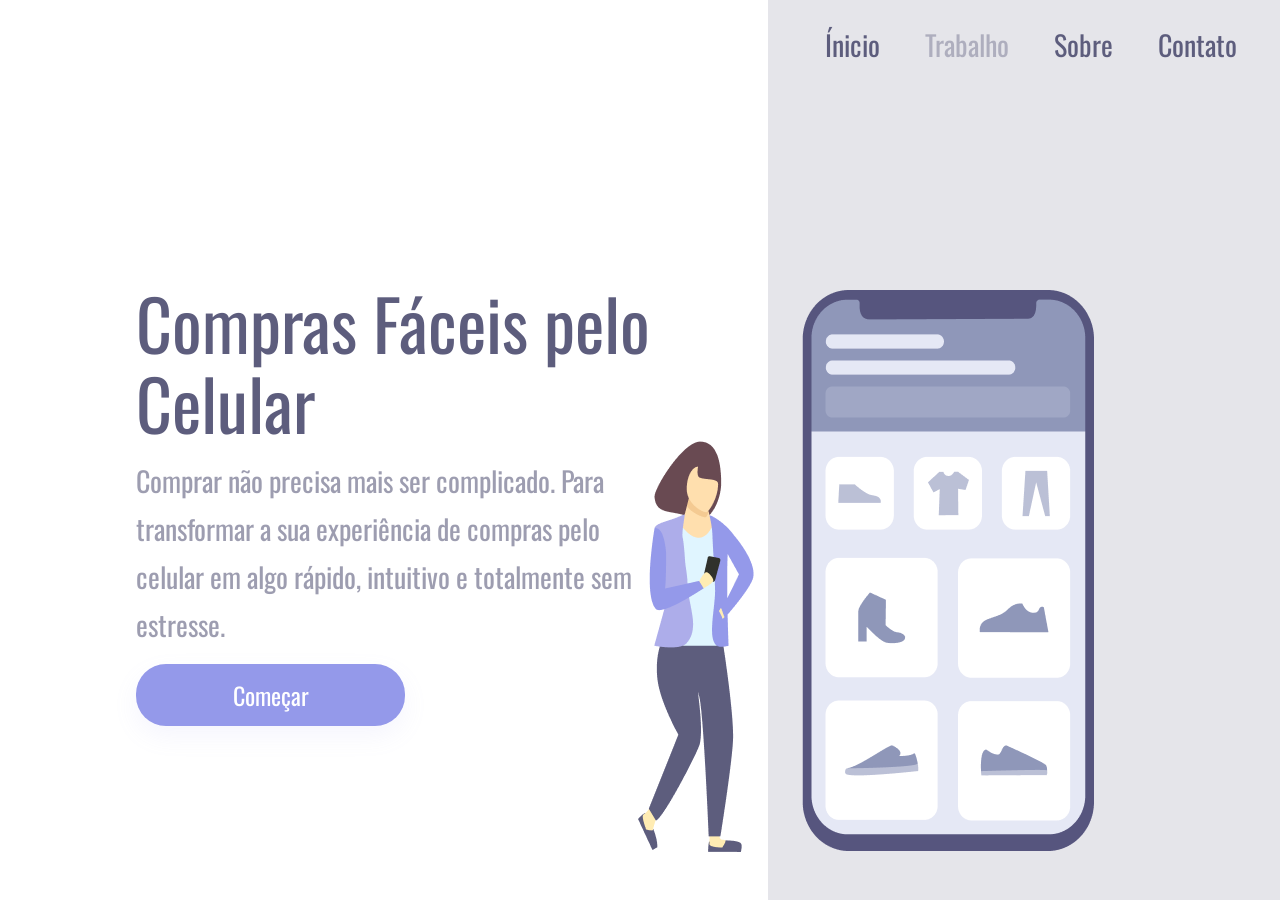
<file: index.html>
<!DOCTYPE html>
<html lang="pt-BR">
<head>
    <meta charset="UTF-8">
    <meta name="viewport" content="width=device-width, initial-scale=1.0">
    <link rel="stylesheet" href="./style.css">
    <link rel="preconnect" href="https://fonts.googleapis.com">
    <link rel="preconnect" href="https://fonts.gstatic.com" crossorigin>
    <link href="https://fonts.googleapis.com/css2?family=Oswald:wght@200..700&display=swap" rel="stylesheet">
    <title>Projeto CSS</title>
</head>
<body>
    <div class="container">
        <section class="container-left">
            <h1>Compras Fáceis pelo Celular</h1>
            <p>Comprar não precisa mais ser complicado. Para transformar a sua experiência de compras pelo celular em algo rápido, intuitivo e totalmente sem estresse.</p>
            <button>Começar</button>
        </section>
        <section class="container-right">
            <header>
                <a>Ínicio</a>
                <a class="cor-diferente">Trabalho</a>
                <a>Sobre</a>
                <a>Contato</a>
                </header>
        <img src="./img/Illustration-3.png" alt="logo-image">


        </section>
    </div>



    
</body>
</html>
</file>
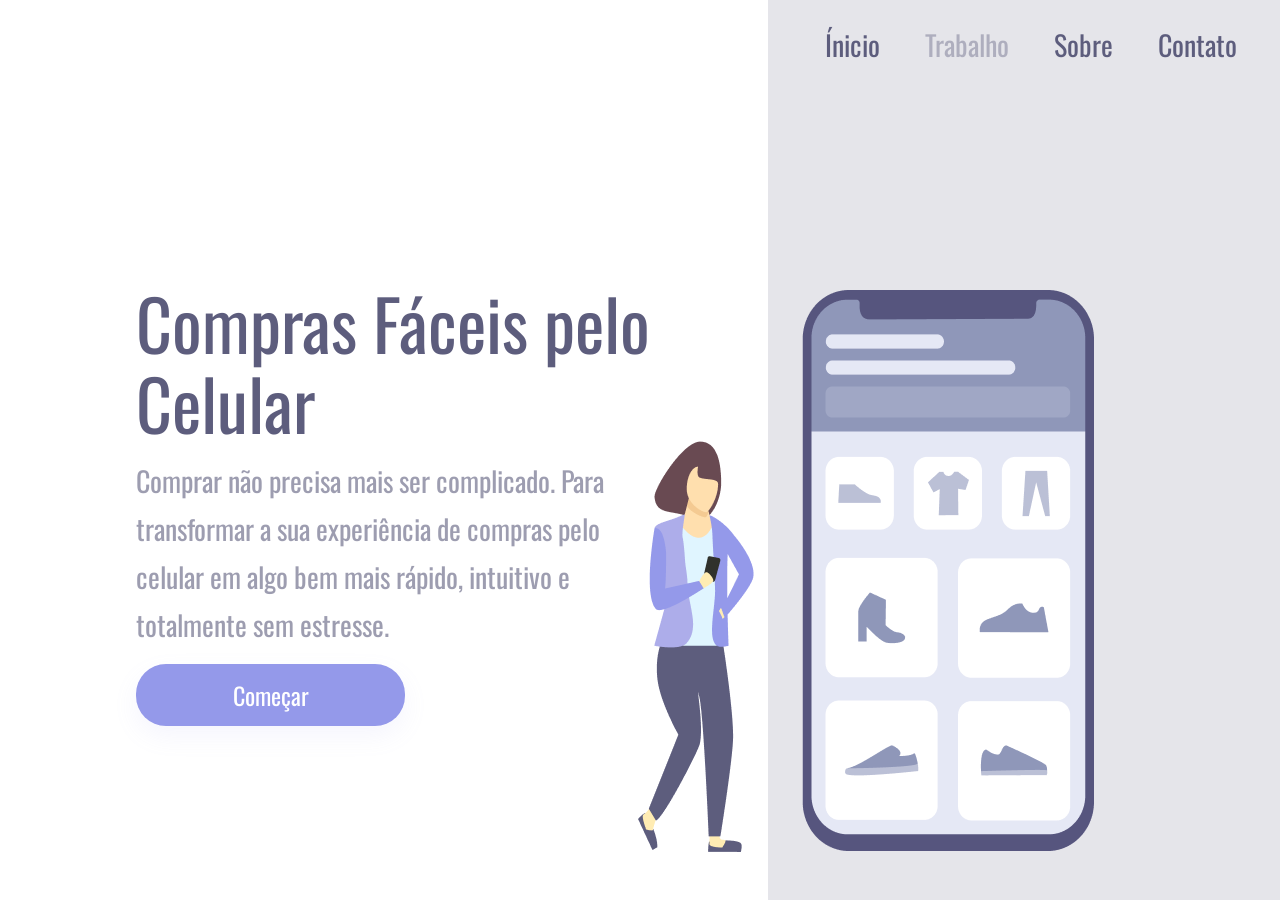
<file: Projeto CSS Intermediário/index.html>
<!DOCTYPE html>
<html lang="pt-BR">
<head>
    <meta charset="UTF-8">
    <meta name="viewport" content="width=device-width, initial-scale=1.0">
    <link rel="stylesheet" href="./style.css">
    <link rel="preconnect" href="https://fonts.googleapis.com">
    <link rel="preconnect" href="https://fonts.gstatic.com" crossorigin>
    <link href="https://fonts.googleapis.com/css2?family=Oswald:wght@200..700&display=swap" rel="stylesheet">
    <title>Projeto CSS - Intermediario</title>
</head>
<body>
    <div class="container">
        <section class="container-left">
            <h1>Compras Fáceis pelo Celular</h1>
            <p>Comprar não precisa mais ser complicado. Para transformar a sua experiência de compras pelo celular em algo bem mais rápido, intuitivo e totalmente sem estresse.</p>
            <button>Começar</button>
        </section>
        <section class="container-right">
            <header>
                <a>Ínicio</a>
                <a class="cor-diferente">Trabalho</a>
                <a>Sobre</a>
                <a>Contato</a>
                </header>
        <img src="./img/Illustration-3.png" alt="logo-image">


        </section>
    </div>



    
</body>
</html>
</file>
<file: style.css>
* {
    margin: 0;
    padding: 0;
    box-sizing: border-box;
    font-family: "Oswald", sans-serif;
    color: #5d5d7d;
    font-weight: 400;
}

.container {
    height: 100vh;
    width: 100vw;
}

.container-left {
    display: inline-block;
    width: 60%;
    margin-top: 22%;
    padding-left: 136px;

}

.container-right {
    display: inline-block;
    background-color: rgba(93,93,125,0.16);
    height: 100vh;
    width: 40%;
    position: absolute;



}

img {
    position: relative;
    top: 25%;
    right: 130px;


}

h1 {
    font-size: 70px;
    line-height: 80px;
}

p {
    width: 500px;
    font-size: 28px;
    line-height: 48px;
    opacity: 0.6;
    margin: 15px 0px;
}

button {
    width: 269px;
    height: 62px;
    font-size: 24px;
    line-height: 36px;
    text-align: center;
    color: #ffffff;
    background: #9499ea;
    border: none;
    border-radius: 30px;
    cursor: pointer;
    box-shadow: 0px 10px 24px rgba(148, 153, 234, 0.0979959);

}

button:hover {
    opacity: 0.8;


}

button:active {
    opacity: 0.5;


}

a {
    font-size: 28px;
    line-height: 41px;
    color: #5d5d7d;
    margin-right: 41px;
    cursor: pointer;

}

.cor-diferente {
    opacity: 40%;


}

a:hover {
    opacity: 0.4;

}

a:active {
    opacity: 0.8;

}

header {
    margin: 24px 0 0 57px

}

@media screen and (max-width: 1245px){
    .container-left {
        width: 100%;
        height: 50%;
        padding: 0;
        margin: 0;

    }

    .container-right {
        display: block;
        height: auto;
        width: 100%;
        position: static;
        margin-top: 30px;
        padding: 40px;


    }

    img {
        position: static;



    }

    header {
        display: none;
    }

    h1 {
        font-size: 36px;
        line-height: 52px;
        width: auto;
        margin: 58px 50px 0 50px;
        text-align: center;


    }

    p {
       margin: 15px 40px; 
       width: auto;
       text-align: center;
       font-weight: 14px;
       line-height: 35px;


    }

    button {
        margin: 0 auto;
        display: block;



    }

    img {
        max-width: 90%;


    }


    

    
    
}
</file>
<file: Projeto CSS Intermediário/style.css>
* {
    margin: 0;
    padding: 0;
    box-sizing: border-box;
    font-family: "Oswald", sans-serif;
    color: #5d5d7d;
    font-weight: 400;
}

.container {
    height: 100vh;
    width: 100vw;
}

.container-left {
    display: inline-block;
    width: 60%;
    margin-top: 22%;
    padding-left: 136px;

}

.container-right {
    display: inline-block;
    background-color: rgba(93,93,125,0.16);
    height: 100vh;
    width: 40%;
    position: absolute;



}

img {
    position: relative;
    top: 25%;
    right: 130px;


}

h1 {
    font-size: 70px;
    line-height: 80px;
}

p {
    width: 500px;
    font-size: 28px;
    line-height: 48px;
    opacity: 0.6;
    margin: 15px 0px;
}

button {
    width: 269px;
    height: 62px;
    font-size: 24px;
    line-height: 36px;
    text-align: center;
    color: #ffffff;
    background: #9499ea;
    border: none;
    border-radius: 30px;
    cursor: pointer;
    box-shadow: 0px 10px 24px rgba(148, 153, 234, 0.0979959);

}

button:hover {
    opacity: 0.7;


}

button:active {
    opacity: 0.5;


}

a {
    font-size: 28px;
    line-height: 41px;
    color: #5d5d7d;
    margin-right: 41px;
    cursor: pointer;

}

.cor-diferente {
    opacity: 40%;


}

a:hover {
    opacity: 0.4;

}

a:active {
    opacity: 0.8;

}

header {
    margin: 24px 0 0 57px

}

@media screen and (max-width: 1245px){
    .container-left {
        width: 100%;
        height: 50%;
        padding: 0;
        margin: 0;

    }

    .container-right {
        display: block;
        height: auto;
        width: 100%;
        position: static;
        margin-top: 30px;
        padding: 40px;


    }

    img {
        position: static;



    }

    header {
        display: none;
    }

    h1 {
        font-size: 36px;
        line-height: 52px;
        width: auto;
        margin: 58px 50px 0 50px;
        text-align: center;


    }

    p {
       margin: 15px 40px; 
       width: auto;
       text-align: center;
       font-weight: 14px;
       line-height: 35px;


    }

    button {
        margin: 0 auto;
        display: block;



    }

    img {
        max-width: 90%;


    }


    

    
    
}
</file>
